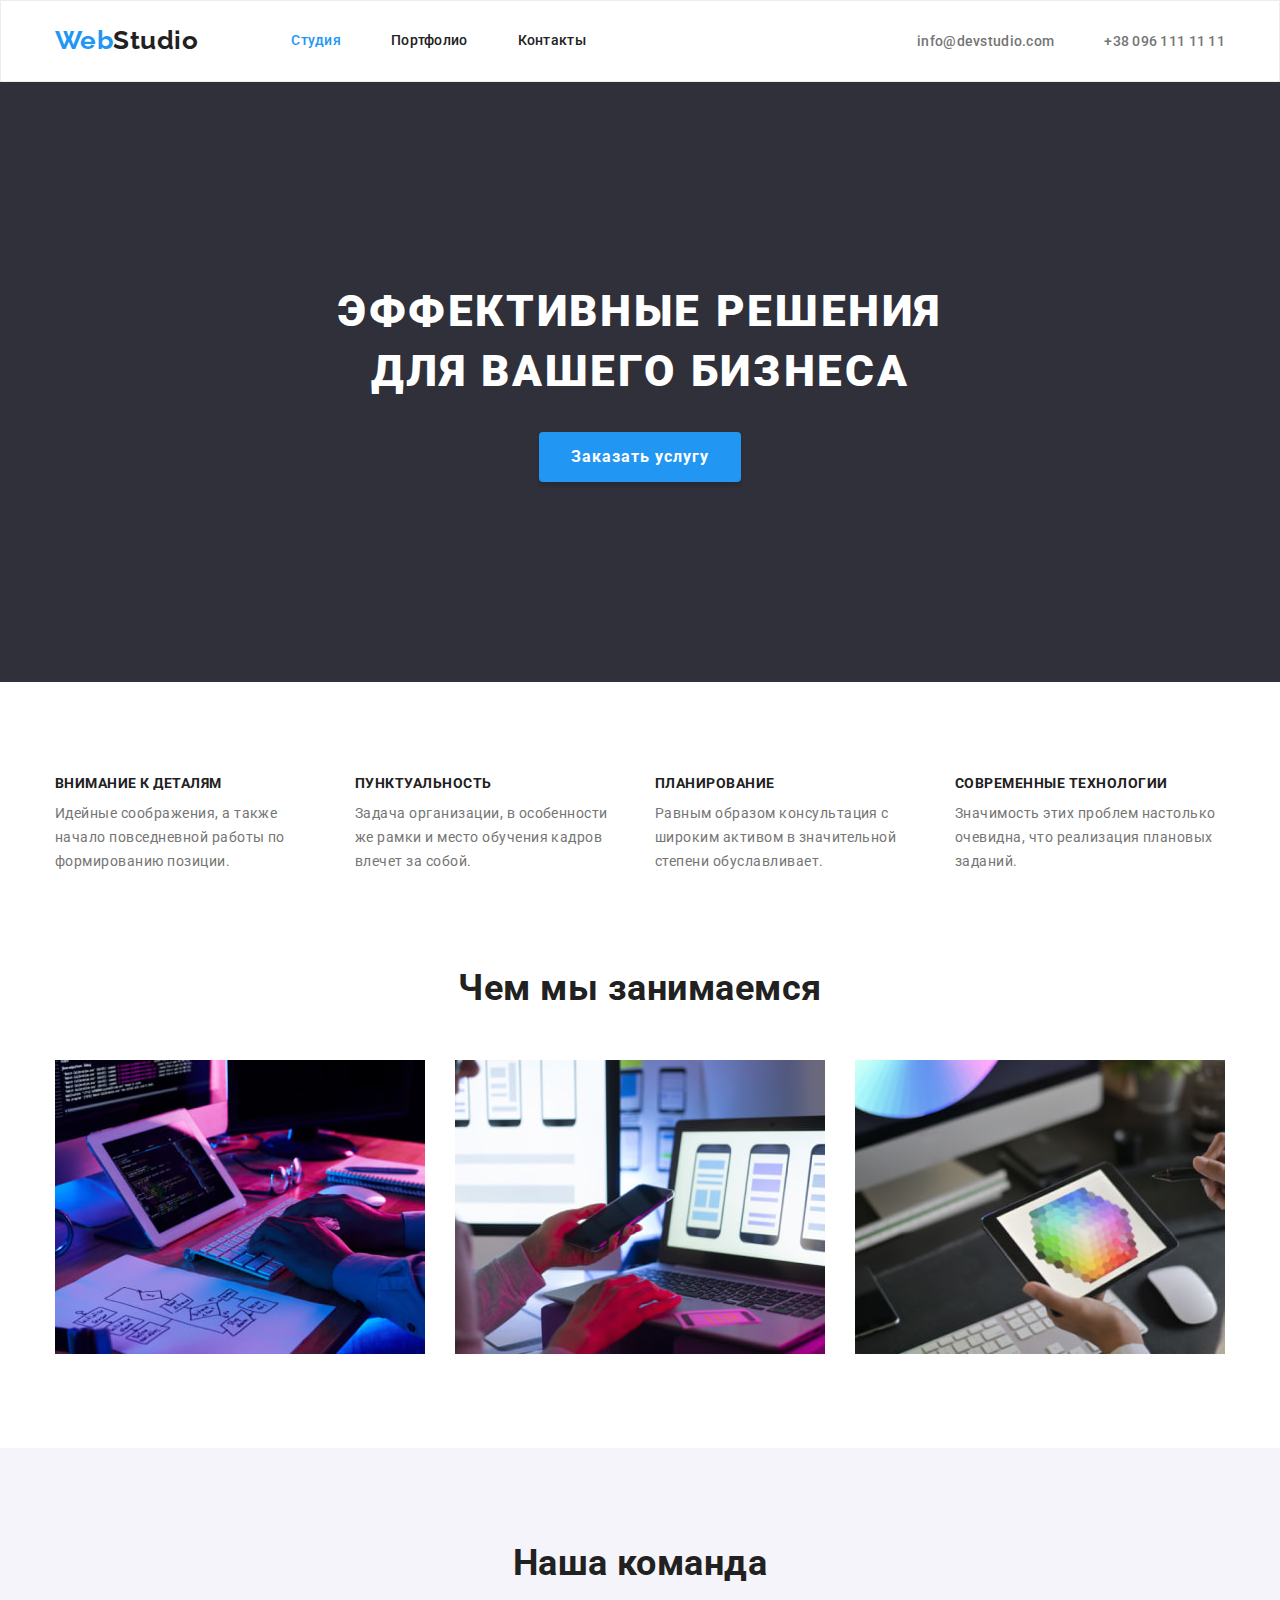
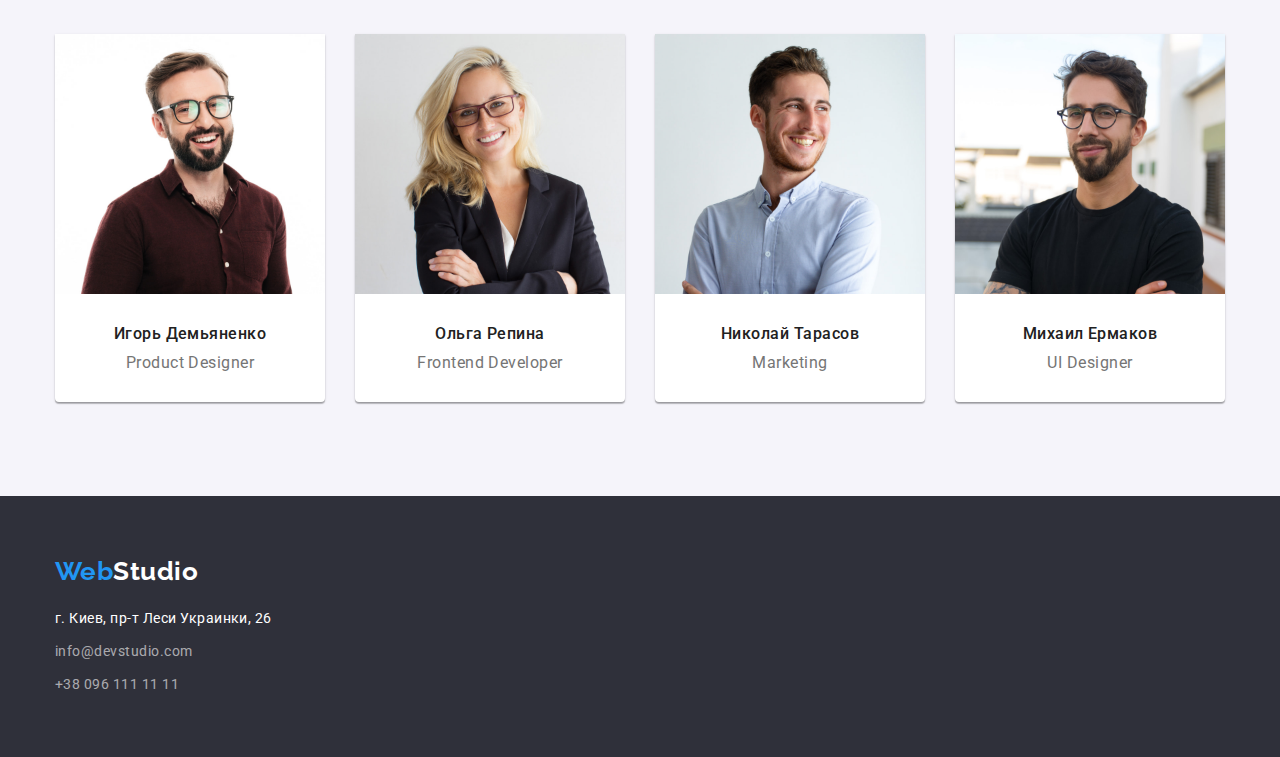
<file: index.html>
<!DOCTYPE html>
<html lang="ru">
<head>
    <meta charset="UTF-8">
    <meta http-equiv="X-UA-Compatible" content="IE=edge">
    <meta name="viewport" content="width=device-width, initial-scale=1.0">
    <title>Студия</title>
    <link href="https://fonts.googleapis.com/css2?family=Raleway:wght@700&family=Roboto:wght@400;500;700;900&display=swap"
    rel="stylesheet">
    <link rel="stylesheet" href="https://cdnjs.cloudflare.com/ajax/libs/modern-normalize/1.1.0/modern-normalize.min.css">
    <link rel="stylesheet" href="./css/styles.css" />
</head>
<body>
    <header>
        <div class="container header-container">
            <a href="./index.html" class="logo-header">Web<span class="logo">Studio</span></a>
            <nav class="site-nav">
                <ul class="navigation-list">
                    <li class="navigation-item">
                        <a href="./index.html" class="link current navigation-link">Студия</a>
                    </li>
                    <li class="navigation-item">
                    <a href="./portfolio.html"class="link navigation-link" >Портфолио</a>
                    </li>
                    <li class="navigation-item">
                        <a href="#" class="link navigation-link">Контакты</a>
                    </li>
                </ul>
            </nav>
            <ul class="site-contacts">
                <li class="contacts-item">
                    <a href="mailto:info@devstudio.com" class="link">info@devstudio.com</a>
                </li>
                <li class="contacts-item">
                    <a href="tel:+380961111111" class="link">+38 096 111 11 11</a>
                </li>
            </ul>            
        </div>
    </header>
    
    <main>
        <section class="hero section">
           <div class="container">
                <h1 class="hero-title">Эффективные решения для вашего бизнеса</h1>
                <button type="button" class="button">Заказать услугу</button>       
           </div>
        </section>
        <section class="features section">
            <div class="container">
                <h2 class="visually-hidden">Наши преимущества</h2>
                <ul class="set-features">
                    <li class="features-item">
                        <h3>Внимание к деталям</h3>
                            <p>
                                Идейные соображения, а также начало повседневной работы по формированию позиции.
                            </p>
                    </li>
                    <li class="features-item">
                        <h3>Пунктуальность</h3>
                            <p>
                                Задача организации, в особенности же рамки и место обучения кадров влечет за собой.
                            </p>
                    </li>
                    <li class="features-item">
                        <h3>Планирование</h3>
                            <p>
                                Равным образом консультация с широким активом в значительной степени обуславливает.
                            </p>
                    </li>
                    <li class="features-item">
                        <h3>Современные технологии</h3>
                            <p>
                                Значимость этих проблем настолько очевидна, что реализация плановых заданий.
                            </p>
                    </li>

                </ul>                
            </div>
        </section>
        <section class="directions section">
            <div class="container">
                <h2 class="directions-title">
                    Чем мы занимаемся
                </h2>
                <ul class="set-directions">
                    <li class="directions-item">
                        <img src="./images/works-1.jpg" alt="программсит пишет код"
                            width="370" />
                    </li>
                    <li class="directions-item">
                        <img src="./images/works-2.jpg" alt="UI дизайнер разрабатывает интерфейс мобильного приложения"
                            width="370" />
                    </li>
                    <li class="directions-item">
                        <img src="./images/works-3.jpg" alt="UI дизайнер работает над цветовым выбором"
                            width="370" />
                    </li>
                </ul>
            </div>
        </section>
        <section class="team section">
            <div class="container">
                <h2 class="team-title">
                    Наша команда
                </h2>

                <ul class="set-team">

                    <li class="team-item">
                        <img src="./images/employee-1.jpg" alt="Игорь Демьяненко - Продуктовий Дизайнер" width="270"/>
                        <div class="team-description">
                            <h3 class="team-name">Игорь Демьяненко</h3> 
                            <p class="team-text">Product Designer</p>
                        </div>
                    </li>

                    <li class="team-item">
                        <img src="./images/employee-2.jpg" alt="Ольга Репина - Frontend разработчик" width="270"/>
                        <div class="team-description">
                            <h3 class="team-name">Ольга Репина</h3>
                            <p class="team-text">Frontend Developer</p> 
                        </div>
                    </li>

                    <li class="team-item">
                        <img src="./images/employee-3.jpg" alt="Николай Тарасов -  маркетинг" width="270"/>
                        <div class="team-description">
                            <h3 class="team-name">Николай Тарасов</h3>
                            <p class="team-text">Marketing</p>
                        </div>
                    </li>

                    <li class="team-item">
                        <img src="./images/employee-4.jpg" alt="Михаил Ермаков -  UI дизайнер" width="270"/>
                        <div class="team-description">
                            <h3 class="team-name">Михаил Ермаков</h3>
                            <p class="team-text">UI Designer</p> 
                        </div>
                    </li>

                </ul>
            </div>
        </section>
    </main>
    <footer class="footer">
        <div class="container">
            <a href="#" class="logo-footer">Web<span class="logo-studio">Studio</span></a>
            <address class="contacts-footer">
                <ul class="list">
                    <li class="footer-item">
                        <a class="link link-street" href="https://goo.gl/maps/mTJ8cYcqi1DRQW3Y8" target="_blank" rel="noopener noreferree">г. Киев, пр-т Леси Украинки, 26</a>
                    </li>
                    <li class="footer-item">
                        <a  class="link" href="mailto:info@devstudio.com">info@devstudio.com</a>
                    </li>
                    <li class="footer-item">
                        <a  class="link" href="tel:+380961111111">+38 096 111 11 11</a>
                    </li>
                </ul>
            </address>
        </div>
    </footer>
</body>
</html>
</file>
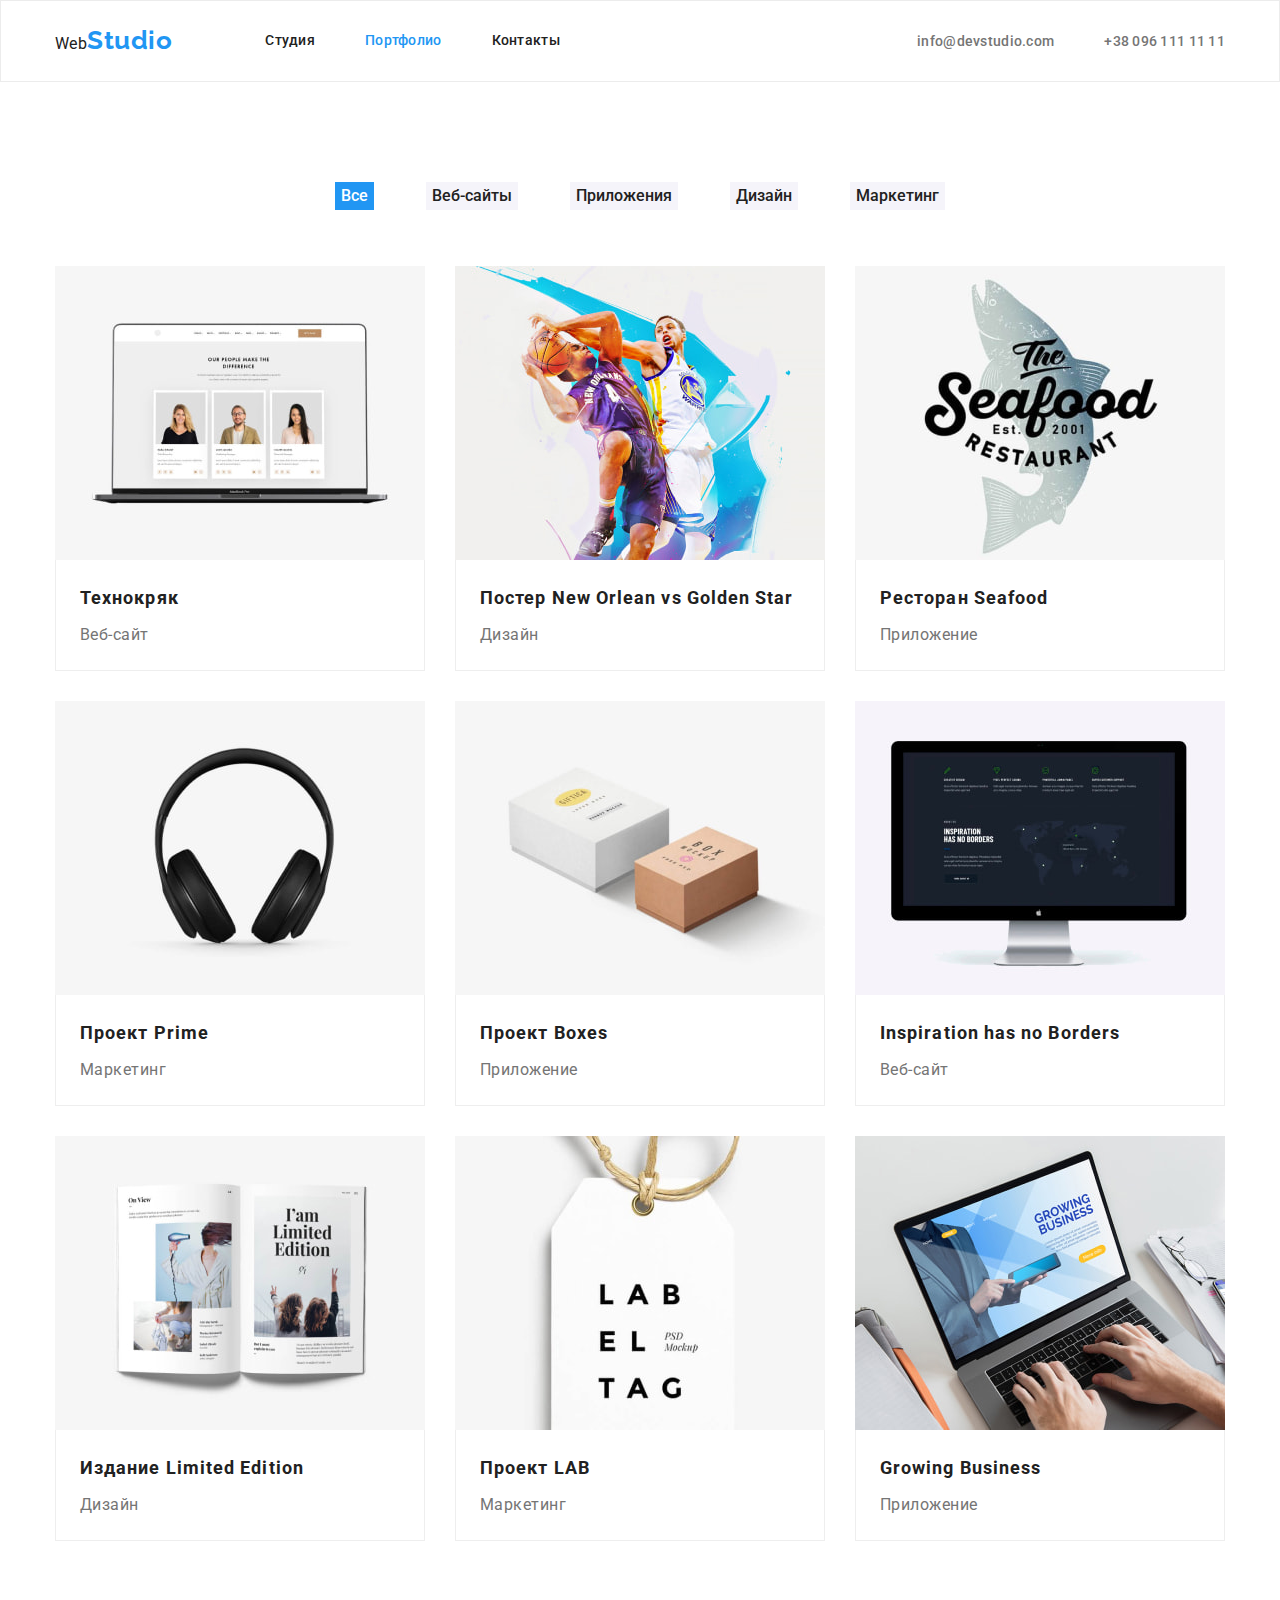
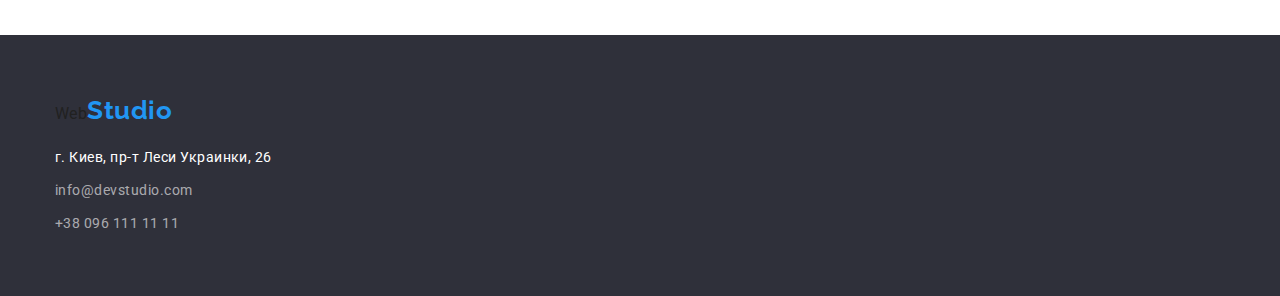
<file: portfolio.html>
<!DOCTYPE html>
<html lang="ru">

<head>
    <meta charset="UTF-8">
    <meta http-equiv="X-UA-Compatible" content="IE=edge">
    <meta name="viewport" content="width=device-width, initial-scale=1.0">
    <title>Студия</title>
    <link href="https://fonts.googleapis.com/css2?family=Raleway:wght@700&family=Roboto:wght@400;500;700;900&display=swap"
    rel="stylesheet">
    <link rel="stylesheet" href="https://cdnjs.cloudflare.com/ajax/libs/modern-normalize/1.1.0/modern-normalize.min.css">
    <link rel="stylesheet" href="./css/styles.css" />
</head>

<body>
    <header>
        <div class="container header-container">
            <a href="./index.html" class="logo">Web<span class="logo-header">Studio</span></a>
            <nav class="site-nav">
                <ul class="navigation-list">
                    <li class="navigation-item">
                        <a href="./index.html" class="link navigation-link">Студия</a>
                    </li>
                    <li class="navigation-item">
                    <a href="./portfolio.html"class="link current navigation-link" >Портфолио</a>
                    </li>
                    <li class="navigation-item">
                        <a href="#" class="link navigation-link">Контакты</a>
                    </li>
                </ul>
            </nav>
            <ul class="site-contacts">
                <li class="contacts-item">
                    <a href="mailto:info@devstudio.com" class="link">info@devstudio.com</a>
                </li>
                <li class="contacts-item">
                    <a href="tel:+380961111111" class="link">+38 096 111 11 11</a>
                </li>
            </ul>            
        </div>
    </header>
    <main>
        <section class="portfolio-nav section">
            <div class="container">
                <h1 class="visually-hidden">Наши работы</h1>
                    <ul class="button-list">
                        <li class="button-item">
                            <button type="button" class="link link-current">Все</button>
                        </li>
                        <li class="button-item">
                            <button type="button" class="link">Веб-сайты</button>
                        </li>
                        <li class="button-item">
                            <button type="button" class="link">Приложения</button>
                        </li>
                        <li class="button-item">
                            <button type="button" class="link">Дизайн</button>
                        </li>
                        <li class="button-item">
                            <button type="button" class="link">Маркетинг</button>
                        </li>
                    </ul>
                    <ul class="works">
                        <li class="work-item">
                            <img src="./images/technokrjak.jpg" alt="Технокряк - Веб-сайт" width="370" />
                            <div class="work-description">
                                <h2>Технокряк</h2>
                                <p>Веб-сайт</p>
                            </div>
                        </li>                        
                        <li class="work-item">
                            <img src="./images/poster.jpg" alt="Постер New Orlean vs Golden Star - Дизайн" width="370" />
                            <div class="work-description">
                                <h2>Постер New Orlean vs Golden Star</h2>
                                <p>Дизайн</p>
                            </div>
                        </li>
                        <li class="work-item">
                            <img src="./images/restaurant.jpg" alt="Ресторан Seafood - Приложение" width="370" />                                                       
                            <div class="work-description">
                                <h2>Ресторан Seafood</h2>
                                <p>Приложение</p>
                            </div>    
                        </li>
                        <li class="work-item">
                            <img src="./images/prime.jpg" alt="Проект Prime -  Маркетинг" width="370" />
                            <div class="work-description">
                                <h2>Проект Prime</h2>
                                <p>Маркетинг</p>
                            </div>
                        </li>                        
                        <li class="work-item">
                            <img src="./images/boxes.jpg" alt="Проект Boxes - Приложение" width="370" />
                            <div class="work-description">
                                <h2>Проект Boxes</h2>
                                <p>Приложение</p>
                            </div>
                        </li>
                        <li class="work-item">
                            <img src="./images/inspiration.jpg" alt="Inspiration has no Borders - Веб-сайт" width="370" />
                            <div class="work-description">
                                <h2>Inspiration has no Borders</h2>
                                <p>Веб-сайт</p>
                            </div>
                        </li>
                        <li class="work-item">
                            <img src="./images/edition.jpg" alt="Издание Limited Edition - Дизайн" width="370" />
                            <div class="work-description">
                                <h2>Издание Limited Edition</h2>
                                <p>Дизайн</p>
                            </div>
                        </li>
                        <li class="work-item">
                            <img src="./images/LAB.jpg" alt="Проект LAB - Маркетинг" width="370" />
                            <div class="work-description">
                                <h2>Проект LAB</h2>
                                <p>Маркетинг</p>
                            </div>
                        </li>
                        <li class="work-item">
                            <img src="./images/growing.jpg" alt="Growing Business - Приложение" width="370" />
                            <div class="work-description">
                                <h2>Growing Business</h2>
                                <p>Приложение</p>
                            </div>
                        </li>
                    </ul>
            </div>
        </section>
    </main>
    <footer class="footer">
        <div class="container">
            <a href="#" class="logo">Web<span class="logo-footer">Studio</span></a>
            <address class="contacts-footer">
                <ul class="list">
                    <li class="footer-item">
                        <a class="link link-street" href="https://goo.gl/maps/mTJ8cYcqi1DRQW3Y8" target="_blank" rel="noopener noreferree">г. Киев, пр-т Леси Украинки, 26</a>
                    </li>
                    <li class="footer-item">
                        <a  class="link" href="mailto:info@devstudio.com">info@devstudio.com</a>
                    </li>
                    <li class="footer-item">
                        <a  class="link" href="tel:+380961111111">+38 096 111 11 11</a>
                    </li>
                </ul>
            </address>
        </div>
    </footer>
</body>
</html>
</file>
<file: css/styles.css>
/* main-color-text #212121
second-colot-text #757575
acent-colot-text #2196F3
white-color-text #FFFFFF
second-colot-text-footer rgba(255, 255, 255, 0.6)

background-hero-footer #2F303A
background-section-1 #E5E5E5
backgrond-sections-2 #F5F4FA
backgrond-header #FFFFFF */
:root {
  --main-text-color: #212121;
  --accent-color: #2196f3;
  --white-color: #ffffff;
  --second-color-text: #757575;
}

body {
  color: var(--main-text-color);
  font-family: Roboto, sans-serif;
  letter-spacing: 0.03em;
}

h1,h2,h3,h4,h5,h6,p{
  margin: 0;
}

img{
  display: block;
}
ul {
  list-style: none;
  padding: 0px;
  margin: 0px;
}

a {
  text-decoration: none;
}

.container {
  width: 1200px;
  padding-left: 15px;
  padding-right: 15px;
  margin-left: auto;
  margin-right: auto;
}

.section{
  padding-top: 94px;
  padding-bottom: 94px;
}
.header-container{
  display: flex;
  align-items: center;
}

.logo-header {
  color: var(--accent-color);
  font-family: Raleway, sans-serif;
  font-weight: 700;
  font-size: 26px;
  line-height: 1.2;
  padding-top: 24px;
  padding-bottom: 24px;
  margin-right: 93px;
}
.logo {
  color: var(--main-text-color);
 
}
/* site-nav */
.navigation-list{
  display: flex;
  align-items: center;
}

.navigation-link{
  padding-top: 32px;
  padding-bottom: 32px;
  display: block;
}
.site-nav .link {
  color: var(--main-text-color);
  font-weight: 500;
  font-size: 14px;
  line-height: 1.14;
  letter-spacing: 0.02em;
}
.site-nav .link:hover,
.site-nav .link:focus {
  color: var(--accent-color);
}

.site-nav .link.current {
  color: var(--accent-color);
}

/* site-contacts */
.navigation-item{
  margin-right: 50px;
}

.navigation-item:last-child{
  margin-right: 0;
}

.contacts-item{
  margin-left: 50px;
}

.contacts-item:first-child{
  margin-left 0;
}
.site-contacts{
  display: flex;
  margin-left: auto;
  align-items: center;
}
.site-contacts .link {
  color: var(--second-color-text);
  font-weight: 500;
  font-size: 14px;
  line-height: 1.14;
  letter-spacing: 0.02em;
}
.site-contacts .link:hover,
.site-contacts .link:focus {
  color: var(--accent-color);
}

.hero {
  background-color: #2f303a;
  text-align: center;
  padding-top: 200px;
  padding-bottom: 200px;
}
.hero-title {
  color: var(--white-color);
  font-weight: 900;
  font-size: 44px;
  line-height: 1.36;
  letter-spacing: 0.06em;
  text-transform: uppercase;
  width: 696px;
  margin-top: 0;
  margin-right: auto;
  margin-bottom: 30px;
  margin-left: auto;
}
.button {
  cursor: pointer;
  font-family: inherit;
  background-color: var(--accent-color);
  color: var(--white-color);
  box-shadow: 0px 4px 4px rgba(0, 0, 0, 0.15);
  font-weight: 700;
  font-size: 16px;
  line-height: 1.88;
  letter-spacing: 0.06em;
  border-radius: 4px;
  padding: 10px 32px;
  border-radius: 4px;
  border: none;
}

/* features */

.set-features{
  display: flex;
}

.features-item{
  margin-right: 30px;
  width: 270px;
}

.features-item:last-child{
  margin-right: 0;
}


.features h3 {
  font-weight: 700;
  font-size: 14px;
  line-height: 1.14;
  text-transform: uppercase;
  margin-bottom: 10px;
}

.features p {
  color: var(--second-color-text);
  font-weight: 400;
  font-size: 14px;
  line-height: 1.71;
}

/* directions */

.directions.section{
  padding-top: 0;
}
.directions-title {
  font-weight: 700;
  font-size: 36px;
  line-height: 1.17;
}

.directions .directions-title{
  text-align: center;
  margin-bottom: 50px;
}

.set-directions{
  display: flex;
}

.directions-item{
  margin-right: 30px;
}

.directions-item:last-child{
  margin-right: 0;
}
/* team */

.team .team-title{
  text-align: center;
}

.set-team{
  display: flex;
  align-items: center;
}

.team-item{
  background-color: var(--white-color);
  margin-right: 30px;
  box-shadow: 0px 1px 3px rgba(0, 0, 0, 0.12), 0px 1px 1px rgba(0, 0, 0, 0.14), 0px 2px 1px rgba(0, 0, 0, 0.2);
  border-radius: 0px 0px 4px 4px;
}

.team-item:last-child{
  margin-right: 0;
}

.team {
  background-color: #f5f4fa;
}

.team-title {
  font-weight: 700;
  font-size: 36px;
  line-height: 1.17;
  margin-bottom: 50px;
}

.team-description{
  padding-top: 30px;
  padding-bottom: 30px;
}
.team-name {
  font-weight: 500;
  font-size: 16px;
  line-height: 1.19;
  text-align: center;
  margin-bottom: 10px;
}

.team-text {
  color: var(--second-color-text);
  font-size: 16px;
  line-height: 1.19;
  text-align: center;
}

.footer {
  background-color: #2f303a;
  padding-top: 60px;
  padding-bottom: 60px;
}
.logo-footer {
  color: var(--accent-color);
  font-family: Raleway, sans-serif;
  font-weight: 700;
  font-size: 26px;
  line-height: 1.2;
}

.logo-studio{
  color: var(--white-color);
}
/* contacts-footer */
.contacts-footer {
  font-style: normal;
  font-weight: 400;
  font-size: 14px;
  line-height: 1.71;
  margin-top: 20px;
}

.link.link-street {
  color: var(--white-color);
}

.contacts-footer a {
  color: rgba(255, 255, 255, 0.6);
}

.list .link:hover,
.list .link:focus {
  color: var(--accent-color);
}

.footer-item{
  margin-bottom: 9px;
}

.footer-item:last-child{
  margin-bottom: 0;
}
/* site portfolio */
header{
  border: 1px solid #ECECEC;
}

.visually-hidden {
  position: absolute;
  width: 1px;
  height: 1px;
  margin: -1px;
  border: 0;
  padding: 0;
  
  white-space: nowrap;
  clip-path: inset(100%);
  clip: rect(0 0 0 0);
  overflow: hidden;
}

.portfolio-nav .link {
  color: var(--main-text-color);
  background-color: #f5f4fa;
  font-family: inherit;
  cursor: pointer;
  font-weight: 500;
  font-size: 16px;
  line-height: 1.6;
}

.link.link-current{
  background-color: var(--accent-color);
  color: var(--white-color);
  border: var(--accent-color);
  cursor: pointer;
}

.portfolio-nav .link:hover,
.portfolio-nav .link:focus {
  color: var(--white-color);
  background-color: var(--accent-color);
}

.work-description{
  padding: 20px 24px;
  border: 1px solid #EEEEEE;
  border-top: none;
}
.works h2 {
  color: var(--main-text-color);
  font-weight: 700;
  font-size: 18px;
  line-height: 2;
  letter-spacing: 0.06em;
  margin-bottom: 4px;
}
.works p {
  color: var(--second-color-text);
  font-size: 16px;
  line-height: 1.88;
}

.button-list {
  display: flex;
  justify-content: center;
  }

.button-item{
  margin-bottom: 50px;
  margin-right: 8px;
  border-radius: 4px;
  padding: 6px 22px;
}

.button-item:last-child{
  margin-right: 0;
}
  .button-list .link{
    border: none;
  }

  .works{
    display: flex;
    flex-wrap: wrap;
  }
  .work-item{
    width: calc((100% - 60px) / 3);
    margin-right: 30px;
    margin-bottom: 30px;
  }
  .work-item:nth-child(3n) {
    margin-right: 0;
  }

  .work-item:nth-last-child(-n+3) {
    margin-bottom: 0px;
    }
</file>
